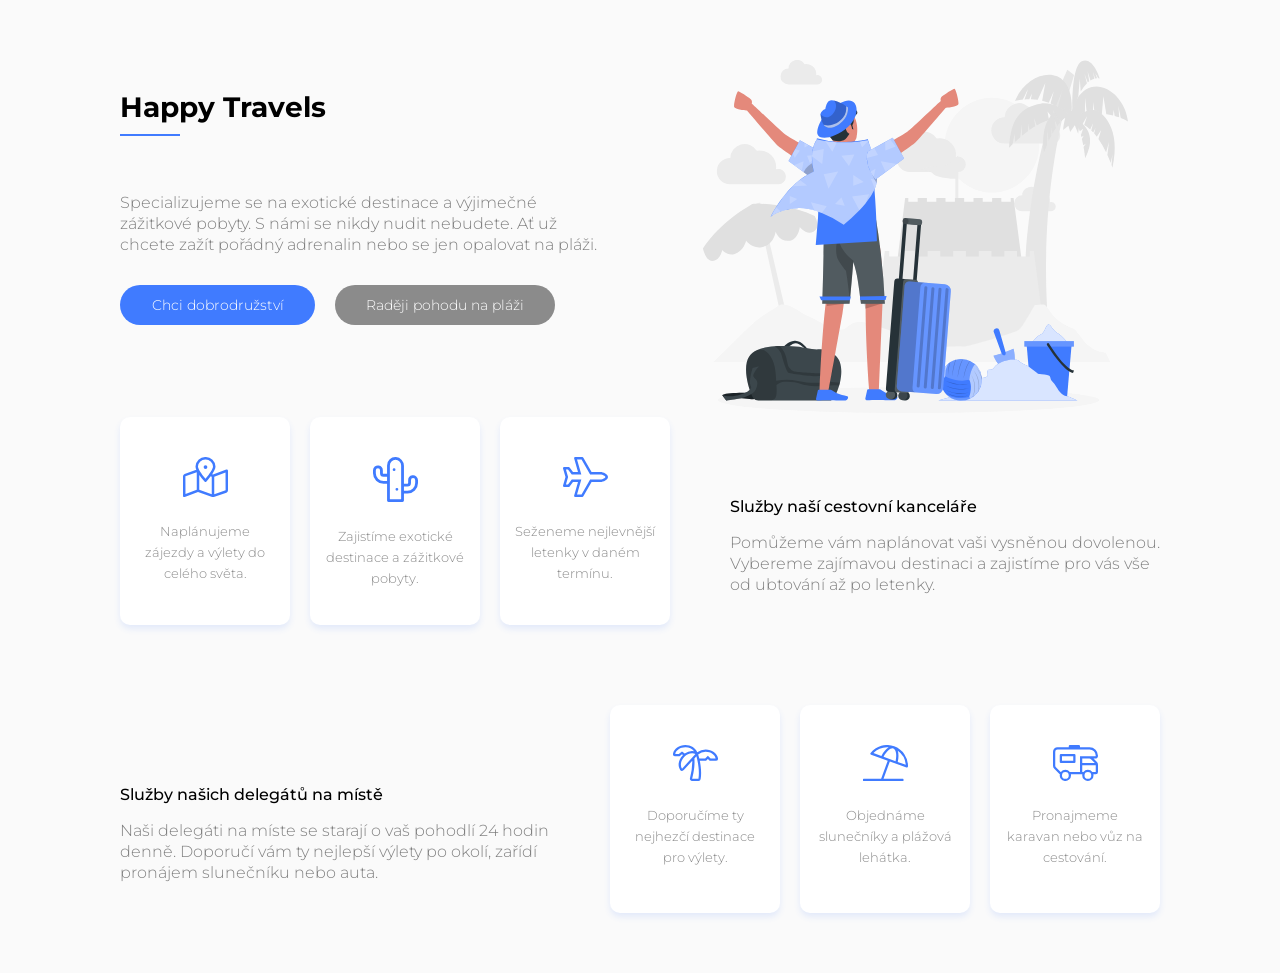
<file: index.html>
<!DOCTYPE html><html lang="cs"><head> 
    <meta charset="UTF-8"> <meta name="viewport" content="width=device-width, initial-scale=1.0"> <meta http-equiv="X-UA-Compatible" content="IE=edge"> 
    <meta name="viewport" content="width=device-width, initial-scale=1.0">
    <title>Cestovní kancelář</title> <link rel="stylesheet" href="style.css">
    <link rel="preconnect" href="https://fonts.googleapis.com"><link rel="preconnect" href="https://fonts.gstatic.com" crossorigin>
    <link href="https://fonts.googleapis.com/css2?family=Montserrat:ital,wght@0,100..900;1,100..900&display=swap" rel="stylesheet">
</head>


<body> 
    
    <div class="kontejner">
        <div class="sekce1"> 
            <div class="obrazek"> 
                <img src="images/happy-traveler.svg" alt="ilustrační obrázek cestovatele"> 
            </div>
            <div class="textsekce1">
                <h1> Happy Travels</h1> 
                <p class="sekce1p"> Specializujeme se na exotické destinace a výjimečné zážitkové pobyty. S námi se nikdy nudit nebudete. Ať už chcete zažít pořádný adrenalin nebo se jen opalovat na pláži.
                </p>
                <div class="tlacitka">
                    <div class="prvni">
                        <p>Chci dobrodružství</p>
                    </div> 
                    <div class="druhe"> 
                        <p>Raději pohodu na pláži</p> 
                    </div> 
                </div>
            </div>
        </div>


    <div class="sekce2">
        <div class="textsekce2"> 
            <h2> Služby naší cestovní kanceláře</h2>
             <p> Pomůžeme vám naplánovat vaši vysněnou dovolenou. Vybereme zajímavou destinaci a zajistíme pro vás vše od ubtování až po letenky. 
             </p>
        </div> 
        <div class="odkazy">
            <div class="sluzba"> 
                <img src="images/map-icon.svg" alt="logo mapa"> 
                <p>Naplánujeme zájezdy a výlety do celého světa.</p>
            </div>
            <div class="sluzba"> 
                <img src="images/cactus-icon.svg" alt="logo kaktus"> 
                <p> Zajistíme exotické destinace a zážitkové pobyty.</p>
            </div> 
            <div class="sluzba"> 
                <img src="images/plane-icon.svg" alt="logo letadlo">
                <p>Seženeme nejlevnější letenky v daném termínu.</p>
                </div>
            </div>
        </div>


    <div class="sekce3">
        <div class="textsekce3">
            <h2> Služby našich delegátů na místě </h2>
            <p> Naši delegáti na míste se starají o vaš pohodlí 24 hodin denně. Doporučí vám ty nejlepší výlety po okolí, zařídí pronájem slunečníku nebo auta. </p>
        </div>
        <div class="odkazy">
            <div class="sluzba">
                <img src="images/palm-icon.svg" alt="logo palma">
                <p>Doporučíme ty nejhezčí destinace pro výlety.</p> 
            </div> 
            <div class="sluzba" > 
                <img src="images/umbrella-icon.svg" alt="logo palma"> 
                <p>Objednáme slunečníky a plážová lehátka.</p> 
            </div> 
            <div class="sluzba" >
                <img src="images/rv-icon.svg" alt="logo auto"> 
                <p> Pronajmeme karavan nebo vůz na cestování.</p>
            </div>
         </div> 
    </div>
 </div>

 </body>

 </html>
</file>
<file: style.css>
html { box-sizing: border-box; }*,
 ::before, ::after { box-sizing: inherit; }

body{ 
    text-align: center; font-family: montserrat; background-color:#FAFAFA; margin: 0;
    }

.kontejner{
     margin: 60px 20px
    }
p{ 
    font-weight: 300; font-size: 16px; line-height: 21px; color: grey; text-align: center; margin-bottom: 30px; padding: 5px;
    }
h1{
     font-size: 28px; color: black; text-align: center; margin-top: 40px; margin-bottom: 40px 
    }
 

h2 {
    font-weight: 500; font-size: 16px; color: black; margin-top: 60px; margin-bottom: 15px;
    }
.obrazek img{ 
    max-width: 350px;
    }
.prvni, .druhe{
     width: 195px; height: 40px; font-size: 14px; font-weight: bolder; color:#FFFFFF; text-align: center; border-radius: 20px; margin: auto;
     }
.prvni{ 
    background-color: #407BFF; width: 195px
    }
.druhe{ 
    background-color: #8B8B8B; width: 220px
    }
.tlacitka p{ 
    color: white; font-size: 14px; padding: 10px 0 0 0;
    }
.sluzba{ 
    display: flex; box-shadow: 0px 4px 6px #407BFF1F; border-radius: 10px; height: 80px; margin-top: 0; margin-bottom: 15px; background-color: white;
    }
.sluzba p{ 
    font-size: 13px; text-align: left; color: #8B8B8B; padding: 20px 0px 20px 0px ;
    }
.sluzba img{ 
    width: 45px; margin: 20px 30px 20px 20px;
}



@media screen and (min-width: 640px){
     p{ 
        padding-inline: 110px;
        } 
 h1{ 
    margin-top: 30px; 
    }
 h1::after{ 
    content:""; display: block; width: 60px; height: 2px; background-color: #407BFF; margin-top: 10px; 
    }
 h2{ 
    margin-top: 80px; 
    }

 .obrazek img{ 
    width: 425px;
    }
 .tlacitka{ 
    display: flex; justify-content: center; gap: 20px; 
    } 
.tlacitka p{
     margin: 0px;
     }
 .prvni, .druhe{ 
    margin: 0px; 
    }
 .odkazy{ 
    display: flex; justify-content: space-between;
    }
 .sluzba{
     width: 32%; display: block; height: auto; margin: 0px;
     }
 .sluzba p{ 
    text-align: center; padding: 20px 15px; margin: 0px; 
    }
 .sluzba img{
     margin: 40px 0 0 0; 
    } 
}


 @media screen and (min-width: 1100px){ 
    .kontejner{ 
        max-width: 1040px; margin-inline: auto;
     }
 
 .sekce1{ 
    display: flex; flex-direction: row-reverse; justify-content: space-between; gap: 60px 
    }
 .textsekce1{
     display: flex; flex-direction: column; align-items: start;
     }
 .sekce1p{ 
    padding: 0; text-align: left; 
    } .obrazek, .textsekce1{ 
    width: 50% 
    } 
    .obrazek img{
     max-width: 425px; 
    }
 .tlacitka{ 
    gap: 20px;
    }
 .prvni p, .druhe p{ 
    text-align: center;
    }
 .druhe{
     margin-left: 0;
     }
 .prvni{
     margin: 0px; 
    }
 









 .sekce2{ display: flex; margin-bottom: 80px; flex-direction: row-reverse; gap: 60px; }
 .odkazy{ min-width: 550px; gap: 20px }
 p{ text-align: left; padding: 0; }
 h2{ text-align: left; }






 .sekce3{ display: flex; gap: 60px; }
 }
</file>
